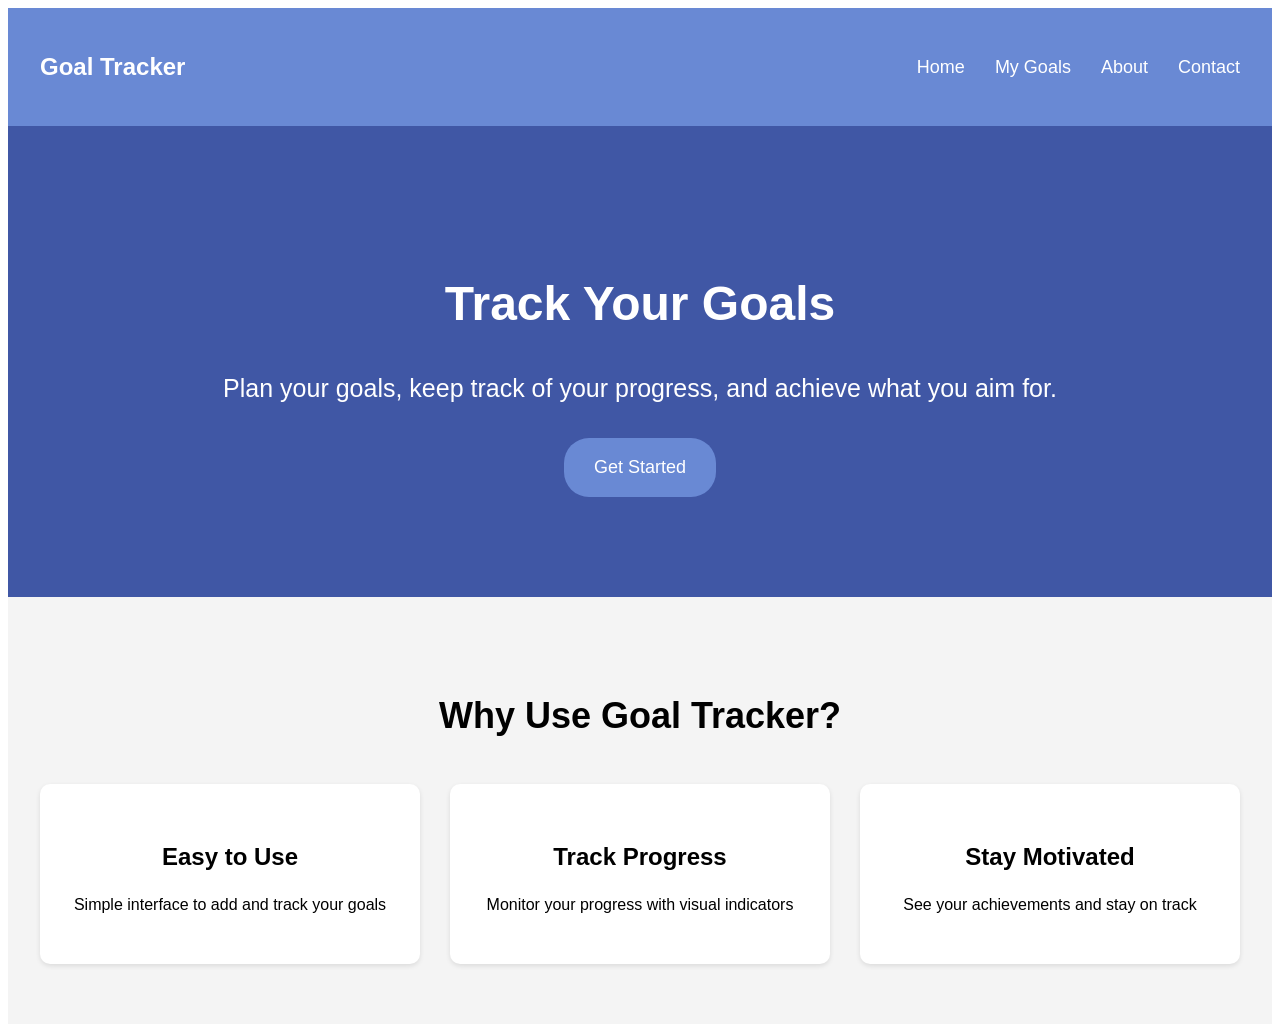
<file: index.html>
<!DOCTYPE html>
<html lang="en">
<head>
    <meta charset="UTF-8">
    <meta name="viewport" content="width=device-width, initial-scale=1.0">
    <title>Goal Tracker - Home</title>
    <link rel="stylesheet" href="styles.css">
</head>
<body>

<nav class="navbar">
    <div class="container">
        <h1 class="logo">Goal Tracker</h1>
        <ul class="nav-links">
            <li><a href="index.html">Home</a></li>
            <li><a href="goals.html">My Goals</a></li>
            <li><a href="about.html">About</a></li>
            <li><a href="contact.html">Contact</a></li>
        </ul>
    </div>
</nav>

<section class="hero">
    <div class="container">
        <h1 class="hero-title">Track Your Goals</h1>
        <p class="hero-text">Plan your goals, keep track of your progress, and achieve what you aim for.</p>
        <a href="goals.html" class="btn">Get Started</a>
    </div>
</section>

<section class="features">
    <div class="container">
        <h2 class="section-title">Why Use Goal Tracker?</h2>
        <div class="feature-grid">
            <div class="feature-card">
                <h3>Easy to Use</h3>
                <p>Simple interface to add and track your goals</p>
            </div>
            <div class="feature-card">
                <h3>Track Progress</h3>
                <p>Monitor your progress with visual indicators</p>
            </div>
            <div class="feature-card">
                <h3>Stay Motivated</h3>
                <p>See your achievements and stay on track</p>
            </div>
        </div>
    </div>
</section>

</body>
</html>
</file>
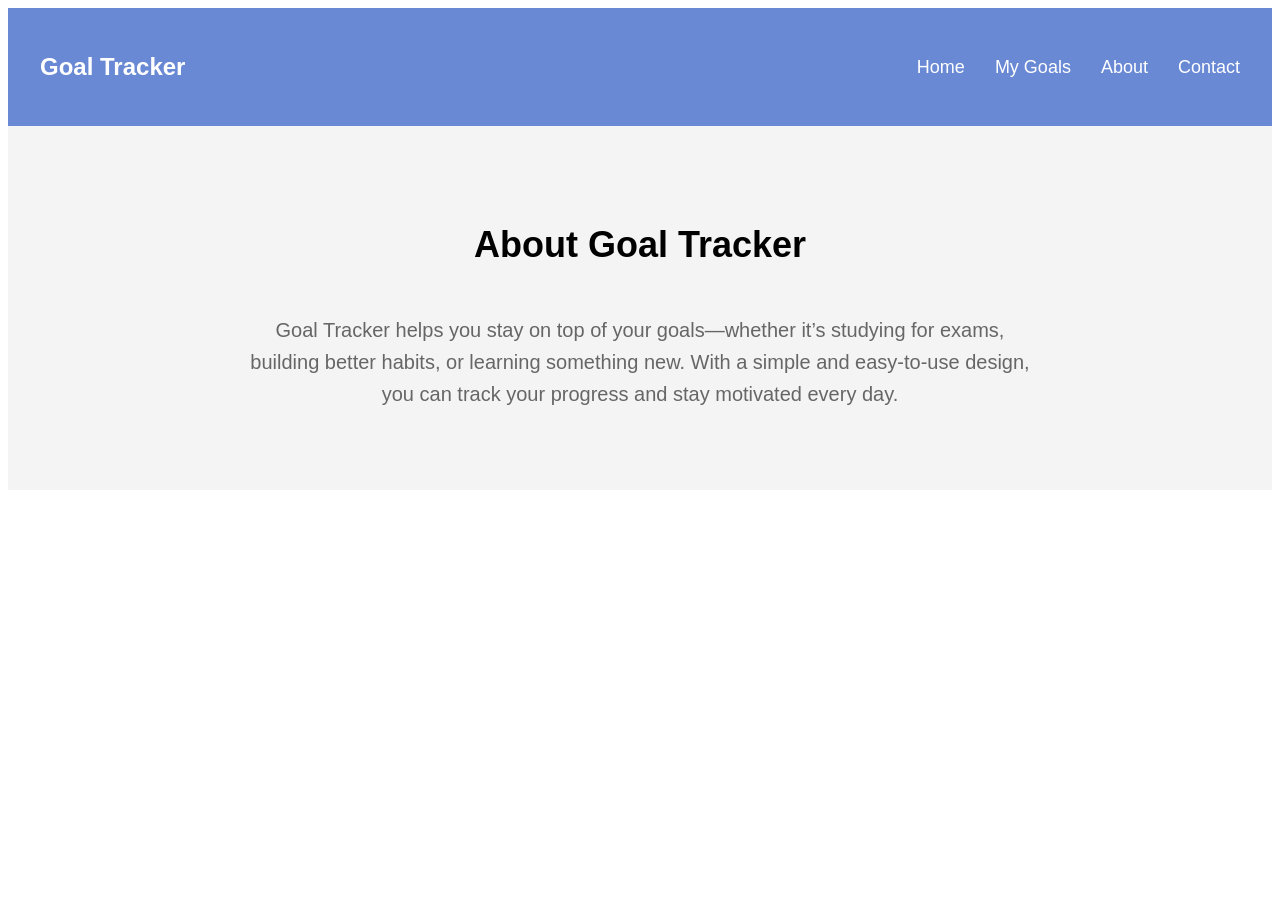
<file: about.html>
<!DOCTYPE html>
<html lang="en">
<head>
    <meta charset="UTF-8">
    <meta name="viewport" content="width=device-width, initial-scale=1.0">
    <title>About</title>
    <link rel="stylesheet" href="styles.css">
</head>
<body>

<nav class="navbar">
    <div class="container">
        <h1 class="logo">Goal Tracker</h1>
        <ul class="nav-links">
            <li><a href="index.html">Home</a></li>
            <li><a href="goals.html">My Goals</a></li>
            <li><a href="about.html">About</a></li>
            <li><a href="contact.html">Contact</a></li>
        </ul>
    </div>
</nav>

<section class="about-section">
    <div class="container">
        <h2 class="section-title">About Goal Tracker</h2>
        <p class="about-text">
            Goal Tracker helps you stay on top of your goals—whether it’s studying for exams, building better habits, or learning something new. With a simple and easy-to-use design, you can track your progress and stay motivated every day.</p>

    </div>
</section>

</body>
</html>
</file>
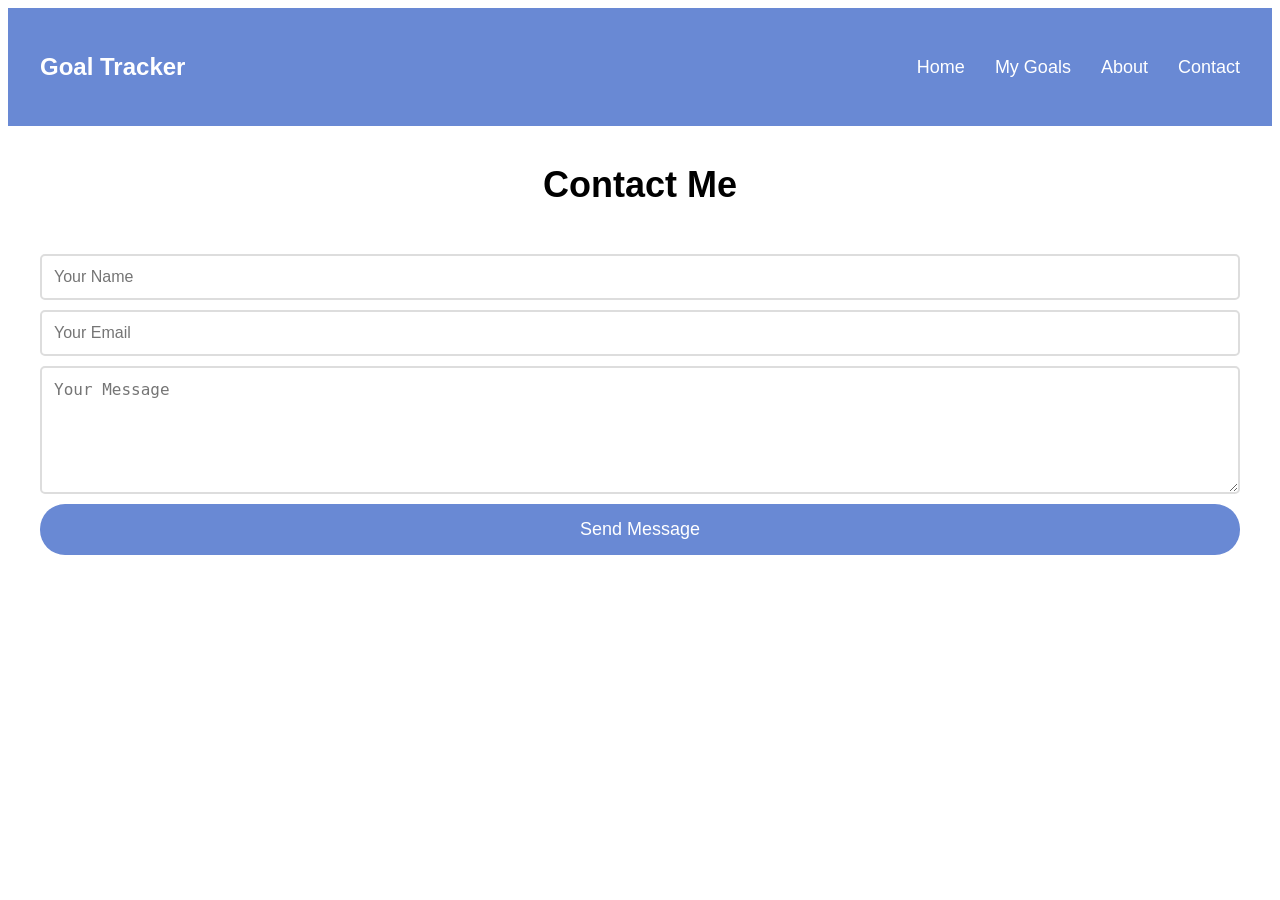
<file: contact.html>
<!DOCTYPE html>
<html lang="en">
<head>
    <meta charset="UTF-8">
    <meta name="viewport" content="width=device-width, initial-scale=1.0">
    <title>Contact</title>
    <link rel="stylesheet" href="styles.css">
</head>
<body>

<nav class="navbar">
    <div class="container">
        <h1 class="logo">Goal Tracker</h1>
        <ul class="nav-links">
            <li><a href="index.html">Home</a></li>
            <li><a href="goals.html">My Goals</a></li>
            <li><a href="about.html">About</a></li>
            <li><a href="contact.html">Contact</a></li>
        </ul>
    </div>
</nav>

<section class="contact-section">
    <div class="container">
        <h2 class="section-title">Contact Me</h2>

        <form class="contact-form">
            <input type="text" placeholder="Your Name" class="input-field">
            <input type="email" placeholder="Your Email" class="input-field">
            <textarea placeholder="Your Message" class="input-field"></textarea>
            <button type="submit" class="btn">Send Message</button>
        </form>
    </div>
</section>

</body>
</html>
</file>
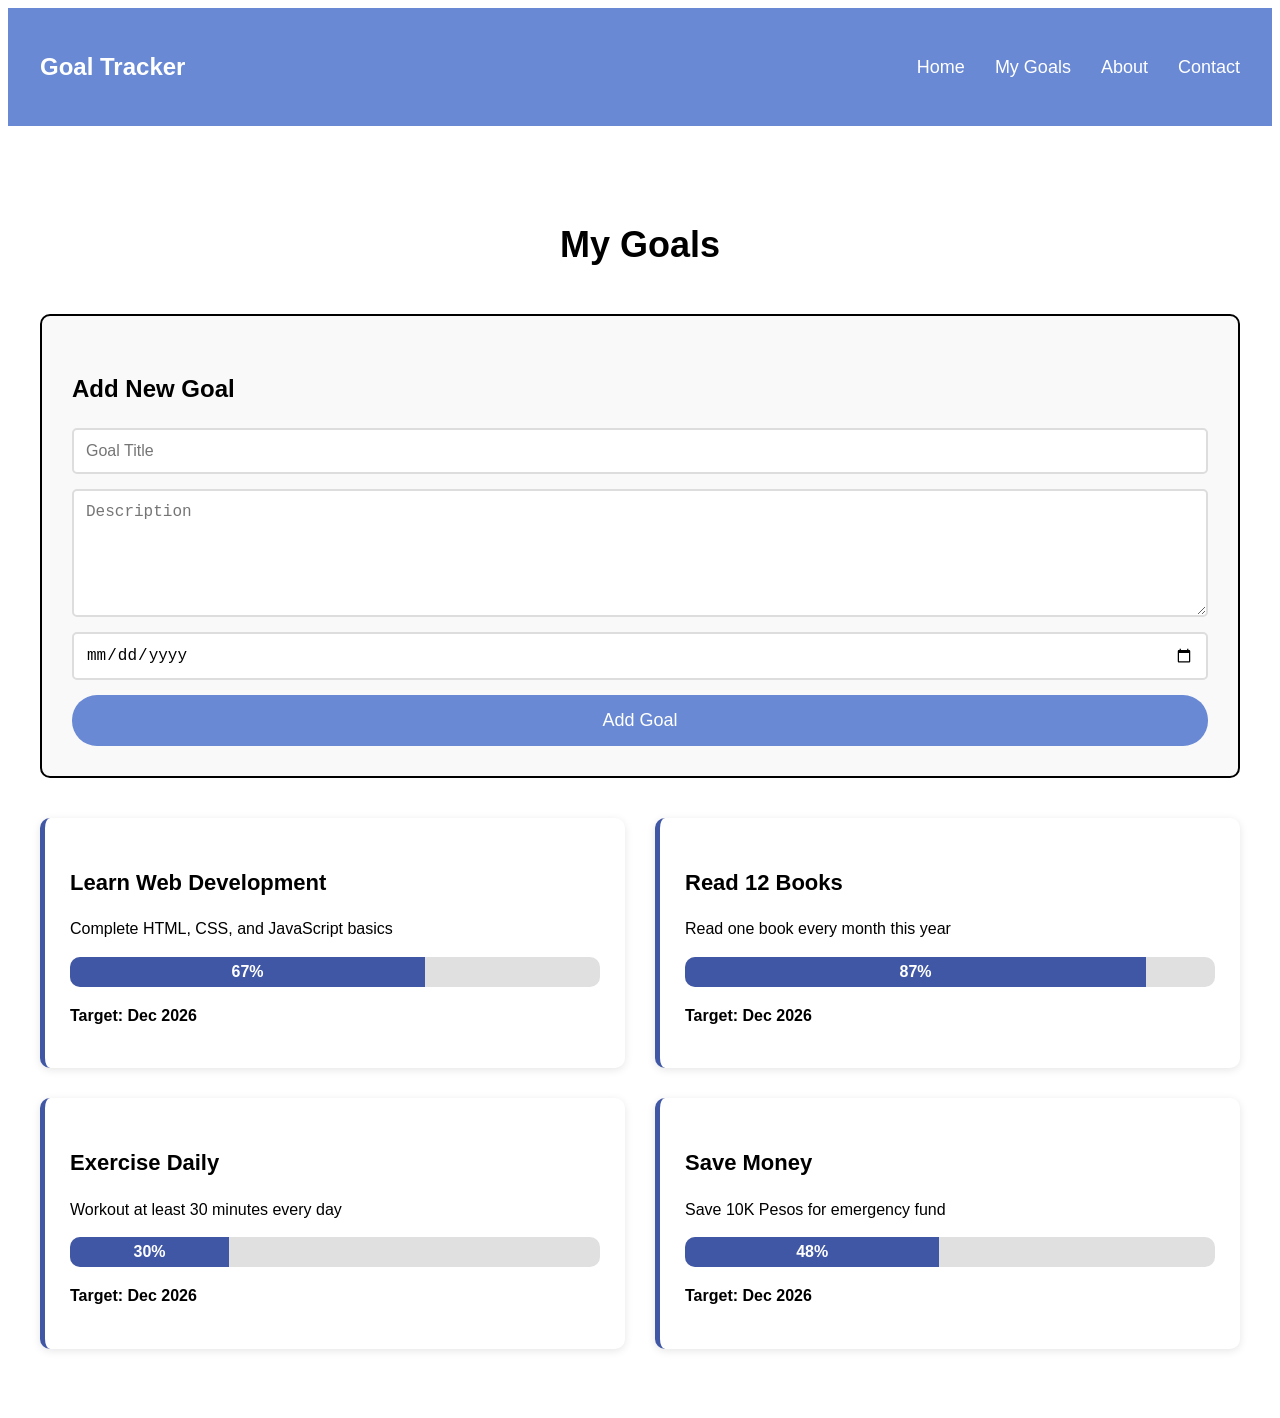
<file: goals.html>
<!DOCTYPE html>
<html lang="en">
<head>
    <meta charset="UTF-8">
    <meta name="viewport" content="width=device-width, initial-scale=1.0">
    <title>My Goals</title>
    <link rel="stylesheet" href="styles.css">
</head>
<body>

<nav class="navbar">
    <div class="container">
        <h1 class="logo">Goal Tracker</h1>
        <ul class="nav-links">
            <li><a href="index.html">Home</a></li>
            <li><a href="goals.html">My Goals</a></li>
            <li><a href="about.html">About</a></li>
            <li><a href="contact.html">Contact</a></li>
        </ul>
    </div>
</nav>

<section id="goals" class="goals-section">
    <div class="container">
        <h2 class="section-title">My Goals</h2>

        <div class="add-goal-card">
            <h3>Add New Goal</h3>
            <form class="goal-form">
                <input type="text" placeholder="Goal Title" class="input-field">
                <textarea placeholder="Description" class="input-field"></textarea>
                <input type="date" class="input-field">
                <button type="submit" class="btn">Add Goal</button>
            </form>
        </div>

        <div class="goals-grid">
            <div class="goal-card">
                <h3>Learn Web Development</h3>
                <p>Complete HTML, CSS, and JavaScript basics</p>
                <div class="progress-bar">
                    <div class="progress-fill" style="width: 67%">67%</div>
                </div>
                <p class="goal-date">Target: Dec 2026</p>
            </div>

            <div class="goal-card">
                <h3>Read 12 Books</h3>
                <p>Read one book every month this year</p>
                <div class="progress-bar">
                    <div class="progress-fill" style="width: 87%">87%</div>
                </div>
                <p class="goal-date">Target: Dec 2026</p>
            </div>

            <div class="goal-card">
                <h3>Exercise Daily</h3>
                <p>Workout at least 30 minutes every day</p>
                <div class="progress-bar">
                    <div class="progress-fill" style="width: 30%">30%</div>
                </div>
                <p class="goal-date">Target: Dec 2026</p>
            </div>

            <div class="goal-card">
                <h3>Save Money</h3>
                <p>Save 10K Pesos for emergency fund</p>
                <div class="progress-bar">
                    <div class="progress-fill" style="width: 48%">48%</div>
                </div>
                <p class="goal-date">Target: Dec 2026</p>
            </div>
        </div>
    </div>
</section>

</body>
</html>
</file>
<file: styles.css>
{
    margin: 0;
    padding: 0;
    box-sizing: border-box;
}

body {
    font-family: Arial, Helvetica, sans-serif;
    line-height: 1.6;
    color: #f4f4f4;
}

.container {
    max-width: 1200px;
    margin: 0 auto;
    padding: 0 20px;
}

.navbar {
    background-color: #6989d4;
    padding: 20px 0;
    position: sticky;
    top: 0;
    z-index: 100;
}

.navbar .container {
    display: flex;
    justify-content: space-between;
    align-items: center;
}

.logo {
    color: #ffffff;
    font-style: ;
    font-size: 24px;
}

.nav-links {
    display: flex;
    list-style: none;
    gap: 30px;
}

.nav-links a {
    color: white;
    text-decoration: none;
    font-style: ;
    font-size: 18px;
}

.nav-links a:hover {
    color: #4057a5;
}

.hero {
    background-color: #4057a5;
    color: white;
    padding: 100px 0;
    text-align: center;
}

.hero-title {
    font-size: 48px;
    margin-bottom: 20px;
    color: white;
}

.hero-text {
    font-size: 25px;
    margin-bottom: 30px;
}

.btn {
    background-color: #6989d4;
    color: white;
    padding: 15px 30px;
    text-decoration: none;
    border: none;
    border-radius: 25px;
    font-size: 18px;
    cursor: pointer;
    display: inline-block;
}

.btn:hover {
    background-color: black;
}

.features {
    padding: 60px 0;
    background-color: #f4f4f4;
}

.section-title {
    text-align: center;
    font-size: 36px;
    margin-bottom: 40px;
    color: black;
}

.feature-grid {
    display: grid;
    grid-template-columns: repeat(3, 1fr);
    gap: 30px;
}

.feature-card {
    background-color: white;
    padding: 30px;
    border-radius: 10px;
    text-align: center;
    box-shadow: 0 2px 5px rgba(0, 0, 0, 0.1);
}

.feature-card h3 {
    color: black;
    margin-bottom: 15px;
    font-size: 24px;
}

.feature-card p {
    color: black;
}

.goals-section {
    padding: 60px 0;
}

.add-goal-card {
    background-color: #f9f9f9;
    padding: 30px;
    border-radius: 10px;
    margin-bottom: 40px;
    border: 2px solid black;
}

.add-goal-card h3 {
    color: black;
    margin-bottom: 20px;
    font-size: 24px;
}

.goal-form {
    display: flex;
    flex-direction: column;
    gap: 15px;
}

.input-field {
    padding: 12px;
    border: 2px solid #ddd;
    border-radius: 5px;
    font-size: 16px;
}

.input-field:focus {
    outline: none;
    border-color: black;
}

textarea.input-field {
    min-height: 100px;
    resize: vertical;
}

.goals-grid {
    display: grid;
    grid-template-columns: repeat(2, 1fr);
    gap: 30px;
}

.goal-card {
    background-color: white;
    padding: 25px;
    border-radius: 10px;
    box-shadow: 0 2px 8px rgba(0, 0, 0, 0.1);
    border-left: 5px solid #4057a5;
}

.goal-card h3 {
    color: black;
    margin-bottom: 10px;
    font-size: 22px;
}

.goal-card p {
    color: black;
    margin-bottom: 15px;
}

.progress-bar {
    background-color: #e0e0e0;
    border-radius: 10px;
    height: 30px;
    margin-bottom: 10px;
    overflow: hidden;
}

.progress-fill {
    background-color: #4057a5;
    height: 100%;
    display: flex;
    align-items: center;
    justify-content: center;
    color: white;
    font-weight: bold;
    transition: width 0.3s;
}

.goal-date {
    color: #4057a5;
    font-weight: bold;
}

.about-section {
    padding: 60px 0;
    background-color: #f4f4f4;
}

.about-text {
    max-width: 800px;
    margin: 0 auto 20px;
    text-align: center;
    font-size: 20px;
    color: #666;
}

.footer {
    background-color: #4057a5;
    color: white;
    padding: 30px 0;
    text-align: center;
}

@media (max-width: 768px) {
    .nav-links {
        flex-direction: column;
        gap: 10px;
    }

    .hero-title {
        font-size: 32px;
    }

    .feature-grid {
        grid-template-columns: 1fr;
    }

    .goals-grid {
        grid-template-columns: 1fr;
    }
}

@media (max-width: 480px) {
    .hero-title {
        font-size: 28px;
    }

    .hero-text {
        font-size: 16px;
    }

    .section-title {
        font-size: 28px;
    }
}
.contact-form {
    display: flex;
    flex-direction: column;
    gap: 10px;
}
</file>
